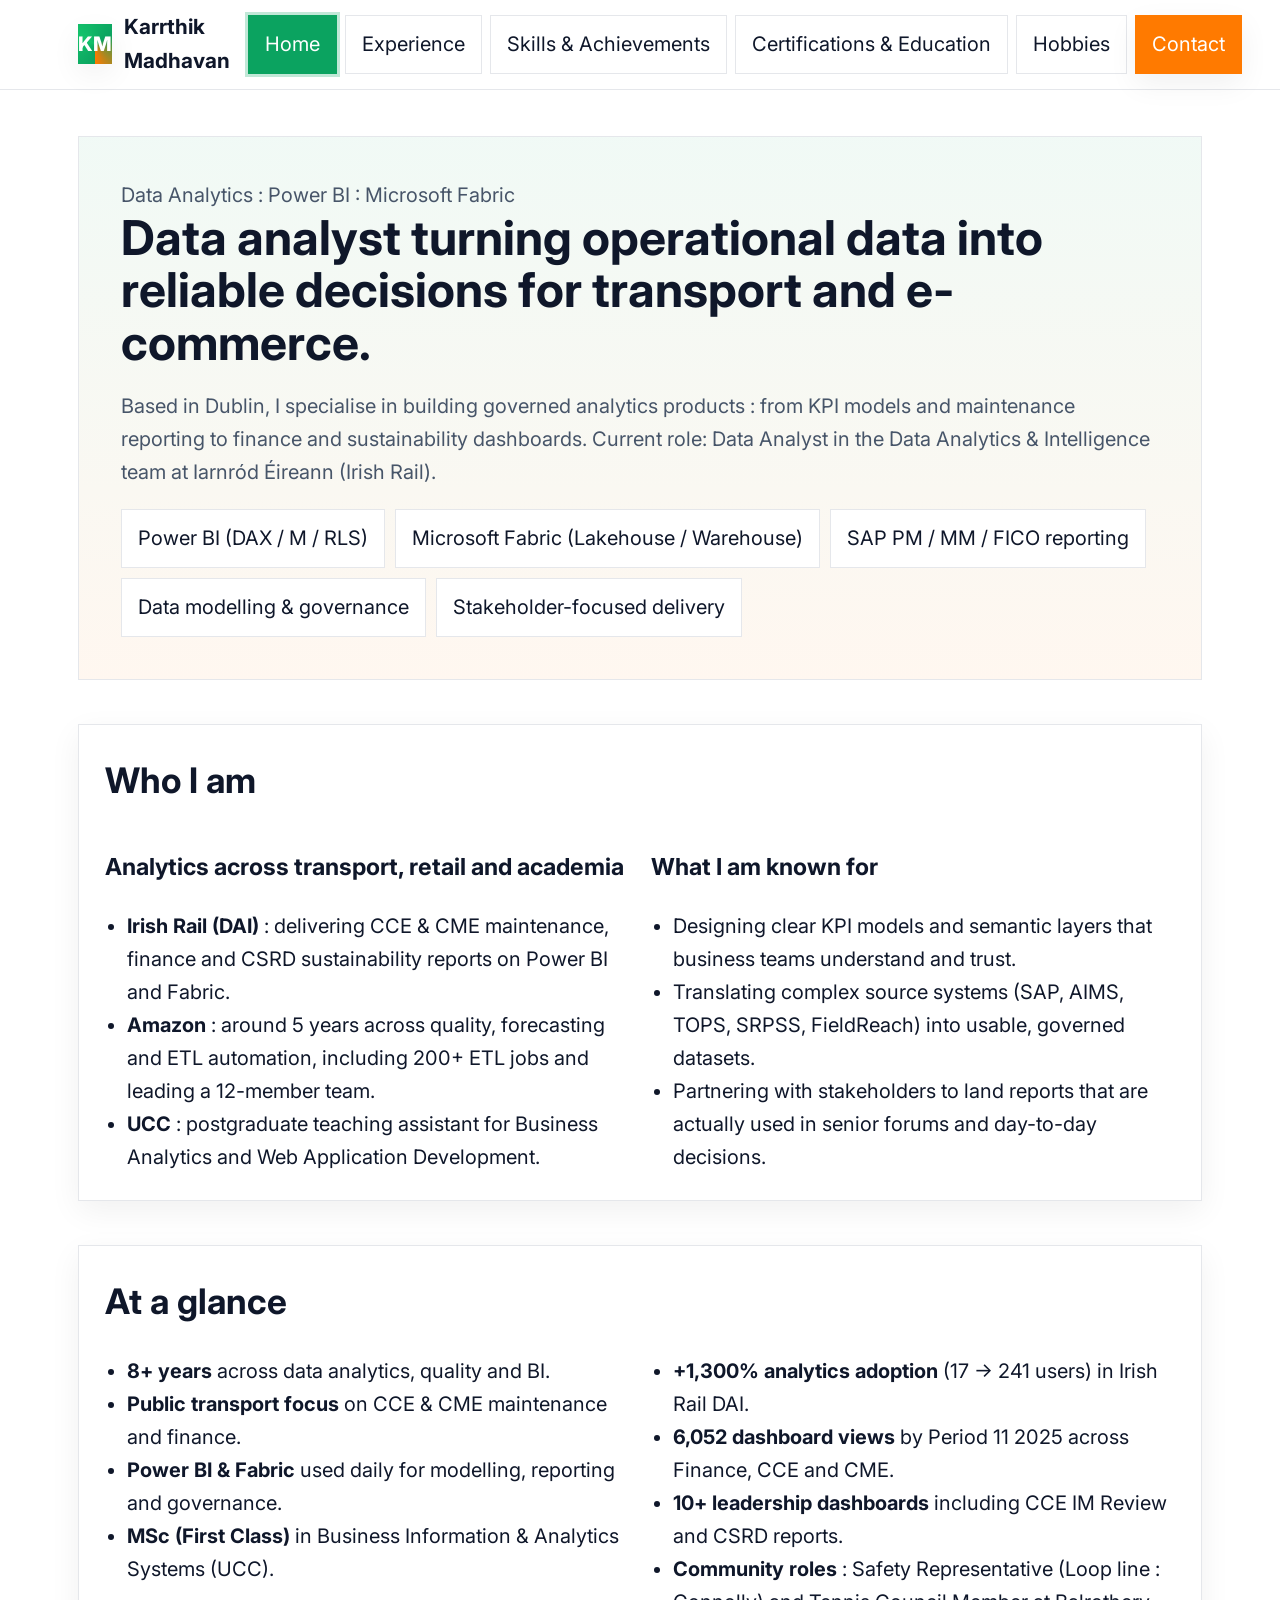
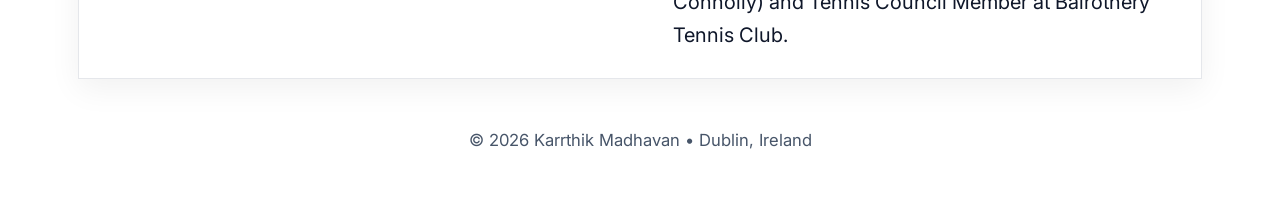
<file: Profile/index.html>
<!DOCTYPE html>
<html lang="en">
<head>
  <meta charset="utf-8" />
  <meta name="viewport" content="width=device-width, initial-scale=1" />
  <title>Karrthik Madhavan : Portfolio</title>
  <meta name="description" content="Karrthik Madhavan : Data Analyst. Experience, Skills & Achievements, Certifications & Education, and Hobbies.">
  <link rel="preconnect" href="https://fonts.googleapis.com">
  <link rel="preconnect" href="https://fonts.gstatic.com" crossorigin>
  <link href="https://fonts.googleapis.com/css2?family=Inter:wght@400;500;600;700;800&display=swap" rel="stylesheet">
  <style>
    :root{
      --bg:#ffffff; --text:#0f172a; --muted:#475569; --border:#e5e7eb;
      --brand:#0BA360; --brand-2:#FF7A00; --brand-3:#13C26B; --ring: rgba(11,163,96,.25);
      --shadow: 0 10px 30px rgba(2,6,23,0.06); --radius:0;
      --step: clamp(0.95rem, 1.2vw + 0.7rem, 1.25rem);
      --step-1: clamp(1.1rem, 1.6vw + 0.6rem, 1.55rem);
      --step-2: clamp(1.3rem, 2.2vw + 0.6rem, 1.9rem);
      --step-3: clamp(1.55rem, 3vw + 0.6rem, 2.2rem);
      --step-4: clamp(1.9rem, 4.4vw + 0.6rem, 3rem);
      --touch: 52px;
      --container: 1180px;
      --container-pad: clamp(16px, 3vw, 28px);
    }
    *{box-sizing:border-box}
    html{scroll-behavior:smooth}
    body{
      margin:0;
      font: var(--step)/1.65 "Inter", system-ui, -apple-system, Segoe UI, Roboto, Ubuntu, "Helvetica Neue", Arial;
      color:var(--text); background:var(--bg)
    }
    a{color:var(--brand); text-decoration:none}
    a:hover{text-decoration:underline}
    .container{max-width:var(--container); margin:auto; padding:var(--container-pad)}

    /* Nav */
    .nav{
      position:sticky; top:0; z-index:50;
      backdrop-filter:saturate(160%) blur(8px);
      background:rgba(255,255,255,.96);
      border-bottom:1px solid var(--border)
    }
    .nav-inner{display:flex; align-items:center; justify-content:space-between; gap:12px; padding:10px var(--container-pad)}
    .brand{display:flex; align-items:center; gap:12px}
    .logo{
      width:40px; height:40px; color:#fff; font-weight:800;
      display:grid; place-items:center;
      background:conic-gradient(from 180deg, var(--brand), var(--brand-3), var(--brand), var(--brand-2));
      box-shadow: var(--shadow)
    }
    .brand h1{font-size: clamp(1.05rem, 1.4vw + .6rem, 1.3rem); margin:0}
    .menu{display:flex; gap:8px; flex-wrap:nowrap}
    .pill{
      display:inline-flex; align-items:center; gap:8px;
      padding:12px 16px;
      border:1px solid var(--border);
      color:var(--text);
      background:#fff;
      min-height:var(--touch);
      white-space:nowrap;
    }
    .pill.active{
      border-color:var(--brand);
      background:var(--brand);
      color:#fff;
      box-shadow:0 0 0 3px var(--ring);
    }
    .cta{
      display:inline-flex; align-items:center; gap:10px;
      padding:12px 16px;
      border:1px solid var(--brand-2);
      background:var(--brand-2);
      color:#fff;
      box-shadow:var(--shadow);
      min-height:var(--touch);
      white-space:nowrap;
    }

    /* Shell / hero */
    .hero{
      margin-top:18px; position:relative; overflow:hidden;
      background: linear-gradient(180deg, rgba(11,163,96,.06), rgba(255,122,0,.06));
      border:1px solid var(--border);
      padding: clamp(22px, 4.4vw, 42px);
    }
    .big{font-size: var(--step-4); line-height:1.1; margin:0 0 10px}
    .sub{margin:0; color:var(--muted)}
    .chips{display:flex; gap:10px; flex-wrap:wrap; margin-top:16px}
    .chip{
      padding:12px 16px;
      border:1px solid var(--border);
      background:#fff;
      font-size:1em;
      min-height:var(--touch);
    }

    section{margin: clamp(26px, 4vw, 44px) 0}
    h2{font-size: var(--step-3); margin:0 0 16px}
    .card{
      background:#fff;
      border:1px solid var(--border);
      padding: clamp(18px, 3.4vw, 26px);
      box-shadow:var(--shadow);
    }
    .muted{color:var(--muted)}
    .list{margin:8px 0 0; padding-left:22px}
    .grid{display:grid; gap: clamp(12px, 2.5vw, 22px)}
    .grid-2{grid-template-columns:1fr 1fr}
    @media(max-width:960px){.grid-2{grid-template-columns:1fr}}

    /* Experience roadmap */
    .exp-wrap{
      display:grid;
      gap: clamp(12px, 2.5vw, 22px);
      grid-template-columns: 220px 1fr;
    }
    @media(max-width:960px){.exp-wrap{grid-template-columns:1fr}}
    .years{
      position:relative;
      background:#fff;
      border:1px solid var(--border);
      padding:16px;
      box-shadow:var(--shadow);
    }
    .years .rail{
      position:absolute;
      left:28px;
      top:16px;
      bottom:16px;
      width:4px;
      background:linear-gradient(180deg, var(--brand), var(--brand-2));
    }
    .year-list{
      margin:0;
      padding:0 0 0 68px;
      list-style:none;
      display:flex;
      flex-direction:column;
      gap:4px;
    }
    .year-btn{
      display:flex;
      align-items:center;
      justify-content:flex-start;
      gap:8px;
      width:100%;
      text-align:left;
      padding:6px 8px;
      border:1px solid var(--border);
      background:#fff;
      cursor:pointer;
      min-height:32px;
      font-size:clamp(0.9rem, 0.7vw + 0.5rem, 1rem);
      font-weight:600;
      transition:all .2s ease;
    }
    .year-btn[aria-pressed="true"]{
      border-color:var(--brand);
      box-shadow:0 0 0 3px var(--ring);
      background:#f0fdf4;
    }
    .year-icon{font-size:1.25rem; line-height:1;}

    .details{
      background:#fff;
      border:1px solid var(--border);
      padding: clamp(16px, 2.5vw, 22px);
      box-shadow:var(--shadow);
    }
    .detail-year{
      display:inline-block;
      margin-bottom:10px;
      padding:10px 14px;
      border:1px solid var(--border);
      background:#fff;
      font-weight:700;
    }
    .entry{
      padding:16px;
      border:1px dashed var(--border);
      margin-bottom:14px;
    }
    .entry h4{margin:0 0 6px; font-size:var(--step-2)}
    .meta{color:var(--muted); font-size:.98em; margin-bottom:6px}
    .impact-block{margin:10px 0 8px}
    .impact-label,.section-label,.stack-label{
      font-size:.9em;
      font-weight:600;
      text-transform:uppercase;
      letter-spacing:.06em;
      color:var(--muted);
      margin-bottom:4px;
      display:block;
    }
    .impact-chips{display:flex;flex-wrap:wrap;gap:6px}
    .impact-chip{
      padding:4px 8px;
      border:1px solid rgba(11,163,96,.2);
      background:rgba(11,163,96,.04);
      font-size:.85em;
      white-space:nowrap;
    }
    .stack-line{margin-top:10px;font-size:.9em;color:var(--muted)}

    /* Hobbies */
    .tabs{display:flex; gap:10px; flex-wrap:wrap; margin-bottom:10px}
    .tab{
      padding:12px 16px;
      border:1px solid var(--border);
      background:#fff;
      min-height:var(--touch);
    }
    .tab.active{
      border-color:var(--brand);
      box-shadow:0 0 0 3px var(--ring);
    }

    footer{margin:40px 0 16px; text-align:center; color:var(--muted)}

    /* Mobile experience timeline tweaks */
    @media(max-width:600px){
      .years{padding-bottom:40px}
      .year-list{
        flex-direction:row;
        padding:0;
        overflow-x:auto;
      }
      .year-list li{flex:0 0 auto}
      .year-btn{padding:12px 14px}
      .years .rail{
        left:0; right:0; height:4px; width:auto;
        bottom:22px; top:auto;
        background:linear-gradient(90deg, var(--brand), var(--brand-2));
      }
    }

    /* Mobile layout general (all other pages) */
    @media(max-width:720px){
      .nav-inner{flex-direction:column; align-items:flex-start}
      .menu{width:100%; overflow-x:auto; padding-bottom:4px}
      .pill,.cta{flex:0 0 auto}
      .hero{margin-top:12px; padding:18px}
      section{margin:22px 0}
      .card{padding:16px}
    }
  </style>
</head>
<body>
  <noscript>
    <div class="container"><p>Please enable JavaScript to view the site.</p></div>
  </noscript>

  <div class="nav">
    <div class="nav-inner container">
      <div class="brand">
        <div class="logo" aria-hidden="true">KM</div>
        <h1>Karrthik Madhavan</h1>
      </div>
      <nav class="menu" aria-label="Primary">
        <a class="pill" data-link href="#/">Home</a>
        <a class="pill" data-link href="#/experience">Experience</a>
        <a class="pill" data-link href="#/skills">Skills &amp; Achievements</a>
        <a class="pill" data-link href="#/certifications">Certifications &amp; Education</a>
        <a class="pill" data-link href="#/hobbies">Hobbies</a>
        <a class="cta" href="mailto:Karrthik.madhavan@irishrail.ie">Contact</a>
      </nav>
    </div>
  </div>

  <div class="container">
    <div id="app"><section class="hero"><p class="sub">Loading…</p></section></div>
    <footer><small>© <span id="y"></span> Karrthik Madhavan • Dublin, Ireland</small></footer>
  </div>

  <script>
  (function(){
    try{
      document.getElementById('y').textContent = new Date().getFullYear();
      const app = document.getElementById('app');

      /* ---------- PAGES ---------- */
      const pages = {
        home(){
          document.title = 'Home : Karrthik Madhavan';
          return [
            '<section class="hero">',
              '<p class="sub">Data Analytics : Power BI : Microsoft Fabric</p>',
              '<h2 class="big">Data analyst turning operational data into reliable decisions for transport and e-commerce.</h2>',
              '<p class="muted">Based in Dublin, I specialise in building governed analytics products : from KPI models and maintenance reporting to finance and sustainability dashboards. Current role: Data Analyst in the Data Analytics &amp; Intelligence team at Iarnród Éireann (Irish Rail).</p>',
              '<div class="chips" aria-label="Focus areas">',
                '<span class="chip">Power BI (DAX / M / RLS)</span>',
                '<span class="chip">Microsoft Fabric (Lakehouse / Warehouse)</span>',
                '<span class="chip">SAP PM / MM / FICO reporting</span>',
                '<span class="chip">Data modelling &amp; governance</span>',
                '<span class="chip">Stakeholder-focused delivery</span>',
              '</div>',
            '</section>',

            '<section class="card">',
              '<h2>Who I am</h2>',
              '<div class="grid grid-2">',
                '<div>',
                  '<h3>Analytics across transport, retail and academia</h3>',
                  '<ul class="list">',
                    '<li><strong>Irish Rail (DAI)</strong> : delivering CCE &amp; CME maintenance, finance and CSRD sustainability reports on Power BI and Fabric.</li>',
                    '<li><strong>Amazon</strong> : around 5 years across quality, forecasting and ETL automation, including 200+ ETL jobs and leading a 12-member team.</li>',
                    '<li><strong>UCC</strong> : postgraduate teaching assistant for Business Analytics and Web Application Development.</li>',
                  '</ul>',
                '</div>',
                '<div>',
                  '<h3>What I am known for</h3>',
                  '<ul class="list">',
                    '<li>Designing clear KPI models and semantic layers that business teams understand and trust.</li>',
                    '<li>Translating complex source systems (SAP, AIMS, TOPS, SRPSS, FieldReach) into usable, governed datasets.</li>',
                    '<li>Partnering with stakeholders to land reports that are actually used in senior forums and day-to-day decisions.</li>',
                  '</ul>',
                '</div>',
              '</div>',
            '</section>',

            '<section class="card">',
              '<h2>At a glance</h2>',
              '<div class="grid grid-2">',
                '<div>',
                  '<ul class="list">',
                    '<li><strong>8+ years</strong> across data analytics, quality and BI.</li>',
                    '<li><strong>Public transport focus</strong> on CCE &amp; CME maintenance and finance.</li>',
                    '<li><strong>Power BI &amp; Fabric</strong> used daily for modelling, reporting and governance.</li>',
                    '<li><strong>MSc (First Class)</strong> in Business Information &amp; Analytics Systems (UCC).</li>',
                  '</ul>',
                '</div>',
                '<div>',
                  '<ul class="list">',
                    '<li><strong>+1,300% analytics adoption</strong> (17 → 241 users) in Irish Rail DAI.</li>',
                    '<li><strong>6,052 dashboard views</strong> by Period 11 2025 across Finance, CCE and CME.</li>',
                    '<li><strong>10+ leadership dashboards</strong> including CCE IM Review and CSRD reports.</li>',
                    '<li><strong>Community roles</strong> : Safety Representative (Loop line : Connolly) and Tennis Council Member at Balrothery Tennis Club.</li>',
                  '</ul>',
                '</div>',
              '</div>',
            '</section>'
          ].join('');
        },

        experience(){
          document.title = 'Experience : Karrthik Madhavan';
          return [
            '<section class="card">',
              '<h2>Experience</h2>',
              '<div class="exp-wrap">',
                '<div class="years">',
                  '<div class="rail"></div>',
                  '<ul id="expYears" class="year-list"></ul>',
                '</div>',
                '<div id="expDetails" class="details"></div>',
              '</div>',
            '</section>'
          ].join('');
        },

        skills(){
          document.title = 'Skills & Achievements : Karrthik Madhavan';
          return [
            '<section class="card">',
              '<h2>Core Skills</h2>',
              '<div class="grid grid-2">',
                '<div>',
                  '<h3>Analytics &amp; Business Intelligence</h3>',
                  '<ul class="list">',
                    '<li>Power BI : data modelling, DAX, M, RLS and Dataflows Gen2.</li>',
                    '<li>Microsoft Fabric : Lakehouse, Warehouse and Pipelines for governed analytics.</li>',
                    '<li>Azure Synapse and SQL : building reliable, performant datasets.</li>',
                    '<li>Python : Pandas / NumPy / PySpark for data preparation and automation.</li>',
                    '<li>Designing KPI frameworks and standardised metric definitions.</li>',
                  '</ul>',
                '</div>',
                '<div>',
                  '<h3>Data Engineering Foundations</h3>',
                  '<ul class="list">',
                    '<li>Building ETL / ELT pipelines using SQL, Fabric Data Pipelines and Lakehouse.</li>',
                    '<li>Working with enterprise systems: SAP, AIMS, FieldReach, SharePoint, TOPS, ResourceLink (Zellis) and S3.</li>',
                    '<li>Defining data contracts, validation rules and monitoring checks.</li>',
                  '</ul>',
                '</div>',
                '<div>',
                  '<h3>Delivery &amp; Governance</h3>',
                  '<ul class="list">',
                    '<li>Agile delivery (Scrum / Kanban), sprint planning and backlog refinement.</li>',
                    '<li>Power BI governance, development standards and testing frameworks.</li>',
                    '<li>Release management, documentation and change control for analytics products.</li>',
                  '</ul>',
                '</div>',
                '<div>',
                  '<h3>Collaboration &amp; Leadership</h3>',
                  '<ul class="list">',
                    '<li>Stakeholder management with Finance, CCE, CME, Sustainability and HR.</li>',
                    '<li>Mentoring analysts and running knowledge-sharing sessions.</li>',
                    '<li>Translating business questions into clear analytical problems and dashboards.</li>',
                  '</ul>',
                '</div>',
              '</div>',
            '</section>',

            '<section class="card">',
              '<h2>Key Achievements</h2>',
              '<ul class="list">',
                '<li><strong>1,300% increase</strong> in active analytics users (17 → 241) at Iarnród Éireann.</li>',
                '<li><strong>6,052 dashboard views</strong> by Period 11, 2025 across CCE, CME and Finance KPI hubs.</li>',
                '<li><strong>10+ leadership-adopted dashboards</strong> driving strategic and operational decisions.</li>',
                '<li><strong>DAI Power BI governance and testing framework</strong> co-authored and adopted organisation-wide.</li>',
                '<li><strong>200+ ETL jobs automated</strong> at Amazon, contributing to <strong>+23% team productivity</strong>.</li>',
                '<li>Helped deliver <strong>+2.5% ML accuracy</strong> and <strong>+6.3% coverage</strong> improvements through better labelling and QA.</li>',
              '</ul>',
            '</section>'
          ].join('');
        },

        certifications(){
          document.title = 'Certifications & Education : Karrthik Madhavan';
          return [
            '<section class="card">',
              '<h2>Certifications</h2>',
              '<div class="grid grid-2">',
                '<div>',
                  '<ul class="list">',
                    '<li><strong>Microsoft Certified: Power BI Data Analyst Associate (PL-300)</strong><br><span class="muted">Validated expertise in data modelling, DAX, cleansing, governance, and building production-grade Power BI solutions.</span></li>',
                    '<li><strong>Lean and Six Sigma Principles : University of Limerick</strong><br><span class="muted">Grounding in process improvement, SIPOC, root-cause analysis and waste reduction for better analytical workflows.</span></li>',
                    '<li><strong>Certified Scrum Master (CSM)</strong><br><span class="muted">Agile delivery, sprint ceremonies, backlog management and cross-team collaboration for analytics projects.</span></li>',
                    '<li><strong>Fabric Analytics Engineer (DP-600) : In progress</strong><br><span class="muted">Enterprise-scale Fabric architecture: Lakehouse, Warehouse, pipelines, semantic models and governed analytics.</span></li>',
                    '<li><strong>SAP Analytics Cloud : In progress</strong><br><span class="muted">SAP-driven planning, KPI modelling and visualisation to complement SAP PM/MM/FICO work.</span></li>',
                  '</ul>',
                '</div>',
                '<div>',
                  '<h3 style="margin-top:0">How these certifications support my work</h3>',
                  '<ul class="list">',
                    '<li><strong>PL-300</strong> strengthens enterprise data modelling, DAX optimisation and scalable dashboard design.</li>',
                    '<li><strong>Lean &amp; Six Sigma</strong> reinforces structured problem-solving, measurement, validation and continuous improvement.</li>',
                    '<li><strong>CSM</strong> ensures projects are delivered predictably, with clear communication and measurable outcomes.</li>',
                    '<li><strong>DP-600</strong> (in progress) aligns with the move to Microsoft Fabric and unified analytics architecture.</li>',
                    '<li><strong>SAP Analytics Cloud</strong>(in progress) supports deeper integration between SAP data and modern BI workflows.</li>',
                  '</ul>',
                '</div>',
              '</div>',
            '</section>',

            '<section class="card">',
              '<h2>Education</h2>',
              '<div class="grid grid-2">',
                '<div>',
                  '<h3>MSc : Business Information &amp; Analytics Systems</h3>',
                  '<p class="muted">University College Cork (2021–2022) : First Class Honours</p>',
                  '<ul class="list">',
                    '<li>Advanced analytics, data warehousing and business intelligence.</li>',
                    '<li>Data mining, predictive modelling and visual storytelling.</li>',
                    '<li>Enterprise systems and digital transformation.</li>',
                  '</ul>',
                '</div>',
                '<div>',
                  '<h3>B.E. : Electronics &amp; Communication Engineering</h3>',
                  '<p class="muted">Anna University (2012–2016) : First Class</p>',
                  '<ul class="list">',
                    '<li>Strong foundations in problem solving, mathematics and systems thinking.</li>',
                    '<li>Exposure to embedded systems, signal processing and communication networks.</li>',
                  '</ul>',
                '</div>',
              '</div>',
            '</section>'
          ].join('');
        },

        hobbies(sub){
          const tabs = ['tennis','badminton','boxing','photography','dinghy-sailing'];
          const names = {
            tennis:'Tennis',
            badminton:'Badminton',
            boxing:'Boxing',
            photography:'Photography',
            'dinghy-sailing':'Dinghy Sailing'
          };
          const blocks = {
            tennis:`
              <p>Active league and social player; council member at <strong>Balrothery Tennis Club</strong> in Balbriggan.</p>
              <ul class="list">
                <li>Regular league participation and inter-club matches.</li>
                <li>Strength and conditioning focused on footwork, agility and endurance.</li>
                <li>Helping with club activities and encouraging new players to join.</li>
              </ul>
            `,
            badminton:`
              <p>Club-level badminton with a focus on speed, stamina and quick decision making.</p>
              <ul class="list">
                <li>Weekly club sessions mixing drills and match play.</li>
               
              </ul>
            `,
            boxing:`
            `,
            photography:`
              <p>Street, travel and landscape photography with an interest in colour and composition.</p>
              <ul class="list">
                <li>Editing workflow using Lightroom and Photoshop.</li>
                <li>Experimenting with rule of thirds, leading lines and night photography.</li>
                <li>Capturing daily life, architecture and nature on walks and trips.</li>
              </ul>
            `,
            'dinghy-sailing':`
              <p>INSS Certified dinghy sailor with a strong focus on safety and learning the fundamentals.</p>
              <ul class="list">
                <li>Practising wind awareness, sail trim and tacking/gybing techniques.</li>
                <li>Learning race rules, navigation basics and right-of-way on the water.</li>
                <li>Capsize drills and recovery to build confidence in rougher conditions.</li>
              </ul>
            `
          };
          const active = tabs.indexOf(sub) !== -1 ? sub : 'tennis';
          document.title = 'Hobbies : ' + names[active] + ' : Karrthik Madhavan';
          return [
            '<section class="card">',
              '<h2>Hobbies</h2>',
              '<div class="tabs">',
                tabs.map(t => '<a class="tab '+(t===active?'active':'')+'" href="#/hobbies/'+t+'">'+names[t]+'</a>').join(''),
              '</div>',
              '<div class="card" style="margin-top:10px">',
                '<h3 style="margin:0 0 6px">'+names[active]+'</h3>',
                blocks[active],
              '</div>',
            '</section>'
          ].join('');
        },

        notFound(){
          document.title = 'Not Found : Karrthik Madhavan';
          return '<section class="card"><h2>Page not found</h2><p class="muted">The page you requested does not exist.</p></section>';
        }
      };

      /* ---------- EXPERIENCE DATA ---------- */
      const experienceData = {
        2017: [{
          title:'Quality Analyst',
          company:'Amazon',
          org:'amazon',
          location:'Chennai',
          period:'Mar 2017 : Dec 2017',
          impact:[
            'Improved catalogue quality through structured validation and documented QA playbooks.',
            'Supported launch and scaling of new Amazon retail programmes with reliable data quality.'
          ],
          responsibilities:[
            'Performed analytics and validation across retail catalogues; authored QA playbooks and SOPs.',
            'Built early automations to remove manual checks and improve SLA adherence.',
            'Collaborated with Data Scientists and SDEs to capture analytics requirements and user stories.',
            'Performed data mining and process reviews to identify gaps and standardise processes.'
          ],
          stack:['Excel','Internal Amazon QA tools','Basic SQL']
        }],
        2018: [{
          title:'Quality Analyst',
          company:'Amazon',
          org:'amazon',
          location:'Chennai',
          period:'Jan 2018 : Dec 2018',
          impact:[
            'Standardised QA playbooks across teams and reduced re-work through better instrumentation.'
          ],
          responsibilities:[
            'Scaled QA processes and documentation; maintained and refined SOP library.',
            'Partnered with engineering for data capture, validation and instrumentation.',
            'Drove continuous improvement using SIPOC mapping and early FMEA workshops.'
          ],
          stack:['Excel','SQL','Internal tools','Process mapping']
        }],
        2019: [{
          title:'Quality Lead',
          company:'Amazon',
          org:'amazon',
          location:'Chennai',
          period:'Nov 2018 : Jul 2020',
          impact:[
            '+23% team productivity vs baseline.',
            'Improved ML model accuracy by +2.5% and coverage by +6.3%.',
            'Successfully ramped vendor capacity (incl. Accenture) to handle increased volume.'
          ],
          responsibilities:[
            'Led a 12-member analytics and validation team across multiple catalogues.',
            'Directed large-scale outsourcing to vendors to increase throughput and accuracy.',
            'Analysed ML outputs and worked with DS/engineering to tune thresholds and labelling.',
            'Reported weekly to leadership on quality, productivity and vendor performance.'
          ],
          stack:['Excel','SQL','Amazon Web Services','Stakeholder management']
        }],
        2020: [{
          title:'Senior Data Analyst : Quality Expert',
          company:'Amazon',
          org:'amazon',
          location:'Chennai',
          period:'Jul 2020 : Dec 2020',
          impact:[
            'Delivered production BI and forecasting dashboards for quality and risk.',
            'Automated 200+ ETL jobs to reduce manual reporting.',
            'Enabled leadership decisions with near real-time metrics.'
          ],
          responsibilities:[
            'Delivered BI and forecasting using Python, Tableau and AWS QuickSight to monitor risk and efficiency.',
            'Automated 200+ ETL pipelines with SQL and AWS (EC2, Redshift, S3) for scalable reporting.',
            'Applied FMEA and process optimisation; dashboards used by senior leadership.',
            'Partnered with cross-functional teams to define KPIs, data contracts and SLAs.'
          ],
          stack:['Python','SQL','Tableau','AWS QuickSight','AWS EC2','AWS Redshift','AWS S3']
        }],
        2021: [
          {
            title:'Senior Data Analyst : Quality Expert',
            company:'Amazon',
            org:'amazon',
            location:'Chennai',
            period:'Jan 2021 : Aug 2021',
            impact:[
              'Maintained stable quality KPIs during a transition period.',
              'Supported on-time delivery for cross-team programmes.'
            ],
            responsibilities:[
              'Extended forecasting and KPI reporting; improved decision precision for programme owners.',
              'Owned documentation, test plans and release notes for analytics artefacts.',
              'Supported cross-team delivery windows by coordinating dependencies and data readiness.'
            ],
            stack:['Python','SQL','Tableau','Process mapping','Stakeholder communication']
          },
          {
            title:'Postgraduate Teaching Assistant',
            company:'University College Cork',
            org:'ucc',
            location:'Cork',
            period:'Oct 2021 : Dec 2021',
            impact:[
              'Supported MSc cohorts in Business Analytics and Web Application Development.',
              'Improved student project quality through structured feedback and labs.'
            ],
            responsibilities:[
              'Supported modules: Business Analytics and Web Application Development.',
              'Guided students on SQL, Python and data visualisation best practices.',
              'Assisted with tutorials, content design and project assessments.'
            ],
            stack:['Python','SQL','R','Web application concepts','Data visualisation']
          }
        ],
        2022: [{
          title:'Postgraduate Teaching Assistant',
          company:'University College Cork',
          org:'ucc',
          location:'Cork',
          period:'Jan 2022 : Aug 2022',
          impact:[
            'Mentored MSc students across analytics workflows.',
            'Helped raise overall analytical and storytelling capability in the cohort.'
          ],
          responsibilities:[
            'Coordinated labs and grading; mentored cohorts on analytical workflows.',
            'Advanced students’ proficiency with data storytelling and dashboard critiques.',
            'Provided 1:1 guidance on assignments and project structure.'
          ],
          stack:['Python','SQL','Excel','Data storytelling','Dashboarding']
        }],
        2023: [{
          title:'Data Analyst : Data Analytics and Intelligence',
          company:'Iarnród Éireann (Irish Rail)',
          org:'irishrail',
          location:'Dublin',
          period:'Feb 2023 : Dec 2023',
          impact:[
            'Delivered the early CCE analytics foundation including SharePoint A3 reporting.',
            'Built the organisation’s first Occupancy mock-up using S3, SRPSS (LEAP) and RPI train timetable data.',
            'Improved trust in safety and operational reporting across AIMS and TOPS.'
          ],
          responsibilities:[
            'Developed the CCE A3 SharePoint reporting workflow and supporting list structure.',
            'Worked on Phase 1 of the Occupancy project, learning and integrating S3, LEAP (SRPSS) and RPI datasets.',
            'Designed and delivered the first Occupancy mock-up, establishing visual and data principles for future phases.',
            'Learnt and applied TOPS dataset and how it integrates with operational data.',
            'Performed deep analysis on the AIMS safety data model; helped define KPIs for safety dashboards.',
            'Contributed to design principles, governance standards and the early testing framework for DAI analytics.',
            'Collaborated with contractors to bring the Phase 1 Finance Payroll Power BI report into service.',
            'Started working with SAP Plant Maintenance (PM) data and delivered the first CCE TAR Power BI report, still a strong performer today among users.'
          ],
          stack:['Power BI','SAP PM','AIMS','TOPS','S3','SRPSS','RPI','SharePoint','Azure','Microsoft Fabric']
        }],
        2024: [{
          title:'Data Analyst : Data Analytics and Intelligence',
          company:'Iarnród Éireann (Irish Rail)',
          org:'irishrail',
          location:'Dublin',
          period:'Jan 2024 : Dec 2024',
          impact:[
            'Expanded reporting delivery from CCE into CME based on 2023 learnings.',
            'Prepared and refined five high-impact SAP PM and SAP FICO mock-ups (three in service, two ready for development).',
            'Supported 370% growth in dashboard views across CCE and CME.'
          ],
          responsibilities:[
            'Carried CCE reporting learnings into CME, applying structured design and governance practices.',
            'Worked closely with CME business analysts to design and deliver multiple operational dashboards.',
            'Collaborated with contract members to bring Phase 2 Finance Payroll reporting into service.',
            'Learnt CME maintenance processes, fleet performance metrics and component-to-equipment mapping.',
            'Learnt SAP MM and SAP FICO datasets to support upcoming financial and operational reporting.',
            'Prepared mock-ups for five high-impact CME/CCE reports: three delivered into service, two finalised and awaiting build.',
            'Maintained robust validation, design and governance practices across all new analytics work.'
          ],
          stack:['Power BI','SAP MM','SAP PM','SAP FICO','Microsoft Fabric','SQL','AIMS','FieldReach','SharePoint','TOPS']
        }],
        2025: [{
          title:'Data Analyst : Data Analytics and Intelligence',
          company:'Iarnród Éireann (Irish Rail)',
          org:'irishrail',
          location:'Dublin',
          period:'Jan 2025 : Present',
          impact:[
            'Delivered the new CCE IM Review report, regularly presented at senior leadership meetings.',
            'Built a 50+ page CSRD Sustainability report used across the business and CIE.',
            'Established SAP FICO modelling foundations for CCE Finance (delivery planned early 2026).'
          ],
          responsibilities:[
            'Expanded CME maintenance learnings into CCE maintenance reporting; delivered new BI Report for CCE.',
            'Designed and delivered the new CCE IM Review report, now used at senior leadership forums.',
            'Built a detailed CSRD Sustainability report, integrating multiple data sources across the organisation and presenting it to business owners and CIE.',
            'Prepared mock-ups for a future CSRD dashboard, now queued for development.',
            'Developed an Overtime RU KPI report scheduled for deployment by end of year.',
            'Deepened SAP FICO dataset understanding and prepared finance data models for early 2026 delivery.',
            'Acted as Safety Representative (Loop line : Connolly) and Tennis Council Member at Balrothery, supporting safety and community initiatives.'
          ],
          stack:['Power BI','SAP FICO','Microsoft Fabric','SQL','Sustainability data sources','AIMS','CCE/CME operational systems']
        }]
      };

      /* ---------- EXPERIENCE INIT ---------- */
      function initExperience(){
        const yearsEl = document.getElementById('expYears');
        const detailsEl = document.getElementById('expDetails');
        if(!yearsEl || !detailsEl) return;

        const years = Object.keys(experienceData).map(Number).sort((a,b)=>b-a);
        const orgIcons = {
          amazon:'🛒',
          ucc:'🎓',
          irishrail:'🚆'
        };

        yearsEl.innerHTML = years.map((y,i)=>{
          const first = (experienceData[y] && experienceData[y][0]) || {};
          const icon = orgIcons[first.org] || '📊';
          return (
            '<li data-year="'+y+'">'+
              '<button class="year-btn" data-year="'+y+'" aria-pressed="'+(i===0)+'">'+
                '<span class="year-icon">'+icon+'</span>'+
                '<span>'+y+'</span>'+
              '</button>'+
            '</li>'
          );
        }).join('');

        function renderYear(y){
          const entries = experienceData[y] || [];
          detailsEl.innerHTML =
            '<span class="detail-year">'+y+'</span>' +
            entries.map(e=>{
              const impactHtml = (e.impact && e.impact.length)
                ? '<div class="impact-block">'+
                    '<span class="impact-label">Impact</span>'+
                    '<div class="impact-chips">'+
                      e.impact.map(ch => '<span class="impact-chip">'+ch+'</span>').join('')+
                    '</div>'+
                  '</div>'
                : '';
              const respHtml = (e.responsibilities && e.responsibilities.length)
                ? '<div class="section-block">'+
                    '<span class="section-label">Key Responsibilities</span>'+
                    '<ul class="list">'+
                      e.responsibilities.map(r => '<li>'+r+'</li>').join('')+
                    '</ul>'+
                  '</div>'
                : '';
              const stackHtml = (e.stack && e.stack.length)
                ? '<div class="stack-line"><span class="stack-label">Tech stack:</span> '+e.stack.join(' • ')+'</div>'
                : '';
              return (
                '<div class="entry">'+
                  '<h4>'+e.title+'</h4>'+
                  '<div class="meta">'+e.company+' • '+e.location+' • '+e.period+'</div>'+
                  impactHtml+respHtml+stackHtml+
                '</div>'
              );
            }).join('');
        }

        // initial
        renderYear(years[0]);

        yearsEl.addEventListener('click', e=>{
          const btn = e.target.closest('.year-btn');
          if(!btn) return;
          yearsEl.querySelectorAll('.year-btn').forEach(b=>b.setAttribute('aria-pressed','false'));
          btn.setAttribute('aria-pressed','true');
          renderYear(+btn.dataset.year);
        });
      }

      /* ---------- ROUTER ---------- */
      function setActive(link){
        document.querySelectorAll('.pill').forEach(a=>a.classList.remove('active'));
        if(link) link.classList.add('active');
      }

      function render(){
        const hash = (location.hash || '').replace('#','');
        const parts = hash.split('/').filter(Boolean);
        let html = '';
        let active = null;

        if(parts.length === 0){
          html = pages.home();
          active = document.querySelector('a[href="#/"]');
        } else if(parts[0]==='experience'){
          html = pages.experience();
          active = document.querySelector('a[href="#/experience"]');
        } else if(parts[0]==='skills'){
          html = pages.skills();
          active = document.querySelector('a[href="#/skills"]');
        } else if(parts[0]==='certifications'){
          html = pages.certifications();
          active = document.querySelector('a[href="#/certifications"]');
        } else if(parts[0]==='hobbies'){
          html = pages.hobbies(parts[1]);
          active = document.querySelector('a[href="#/hobbies"]');
        } else {
          html = pages.notFound();
        }

        app.innerHTML = html;
        setActive(active);
        if(parts[0]==='experience') initExperience();
        window.scrollTo({top:0, behavior:'instant'});
      }

      window.addEventListener('hashchange', render);
      if(!location.hash) location.hash = '#/';
      render();

    } catch(err){
      const app = document.getElementById('app');
      if(app){
        app.innerHTML =
          '<section class="card"><h2>Something went wrong</h2>'+
          '<p class="muted">'+(err.message || err)+'</p></section>';
      }
      console.error(err);
    }
  })();
  </script>
</body>
</html>
</file>
